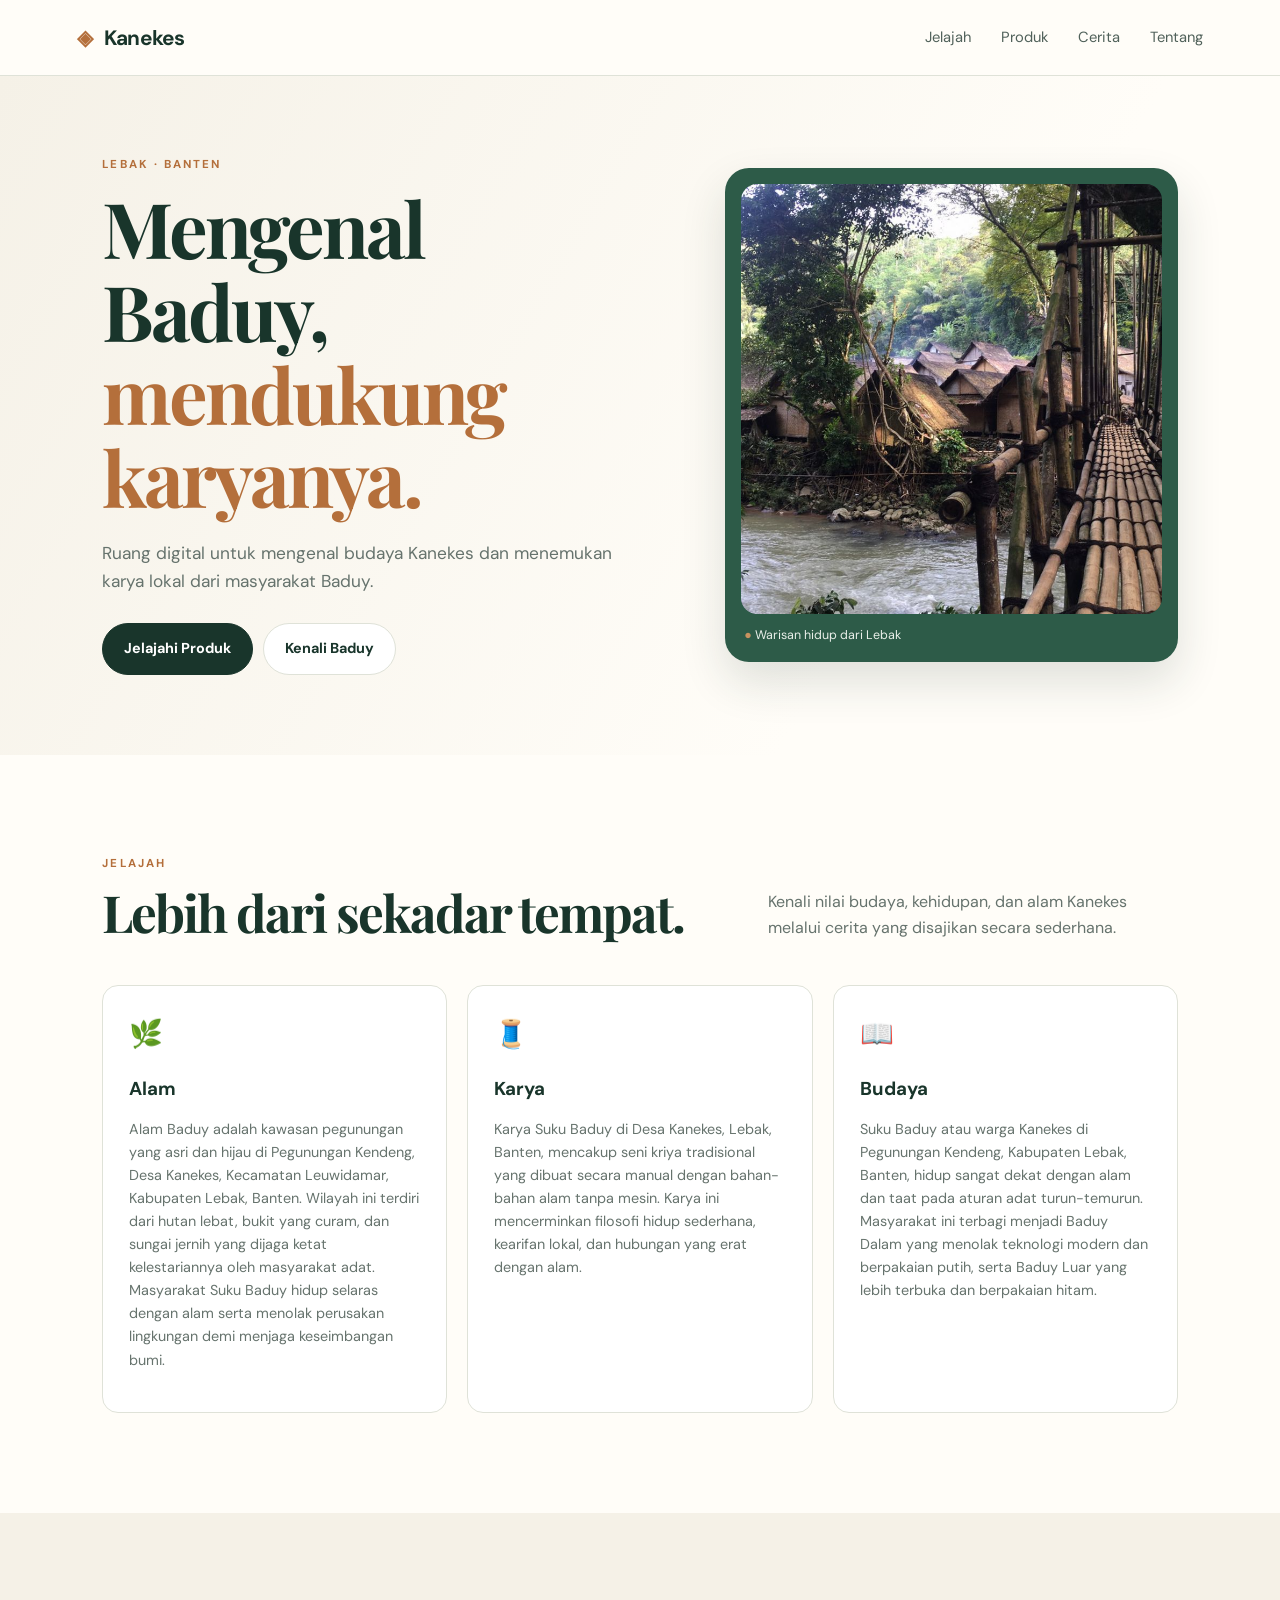
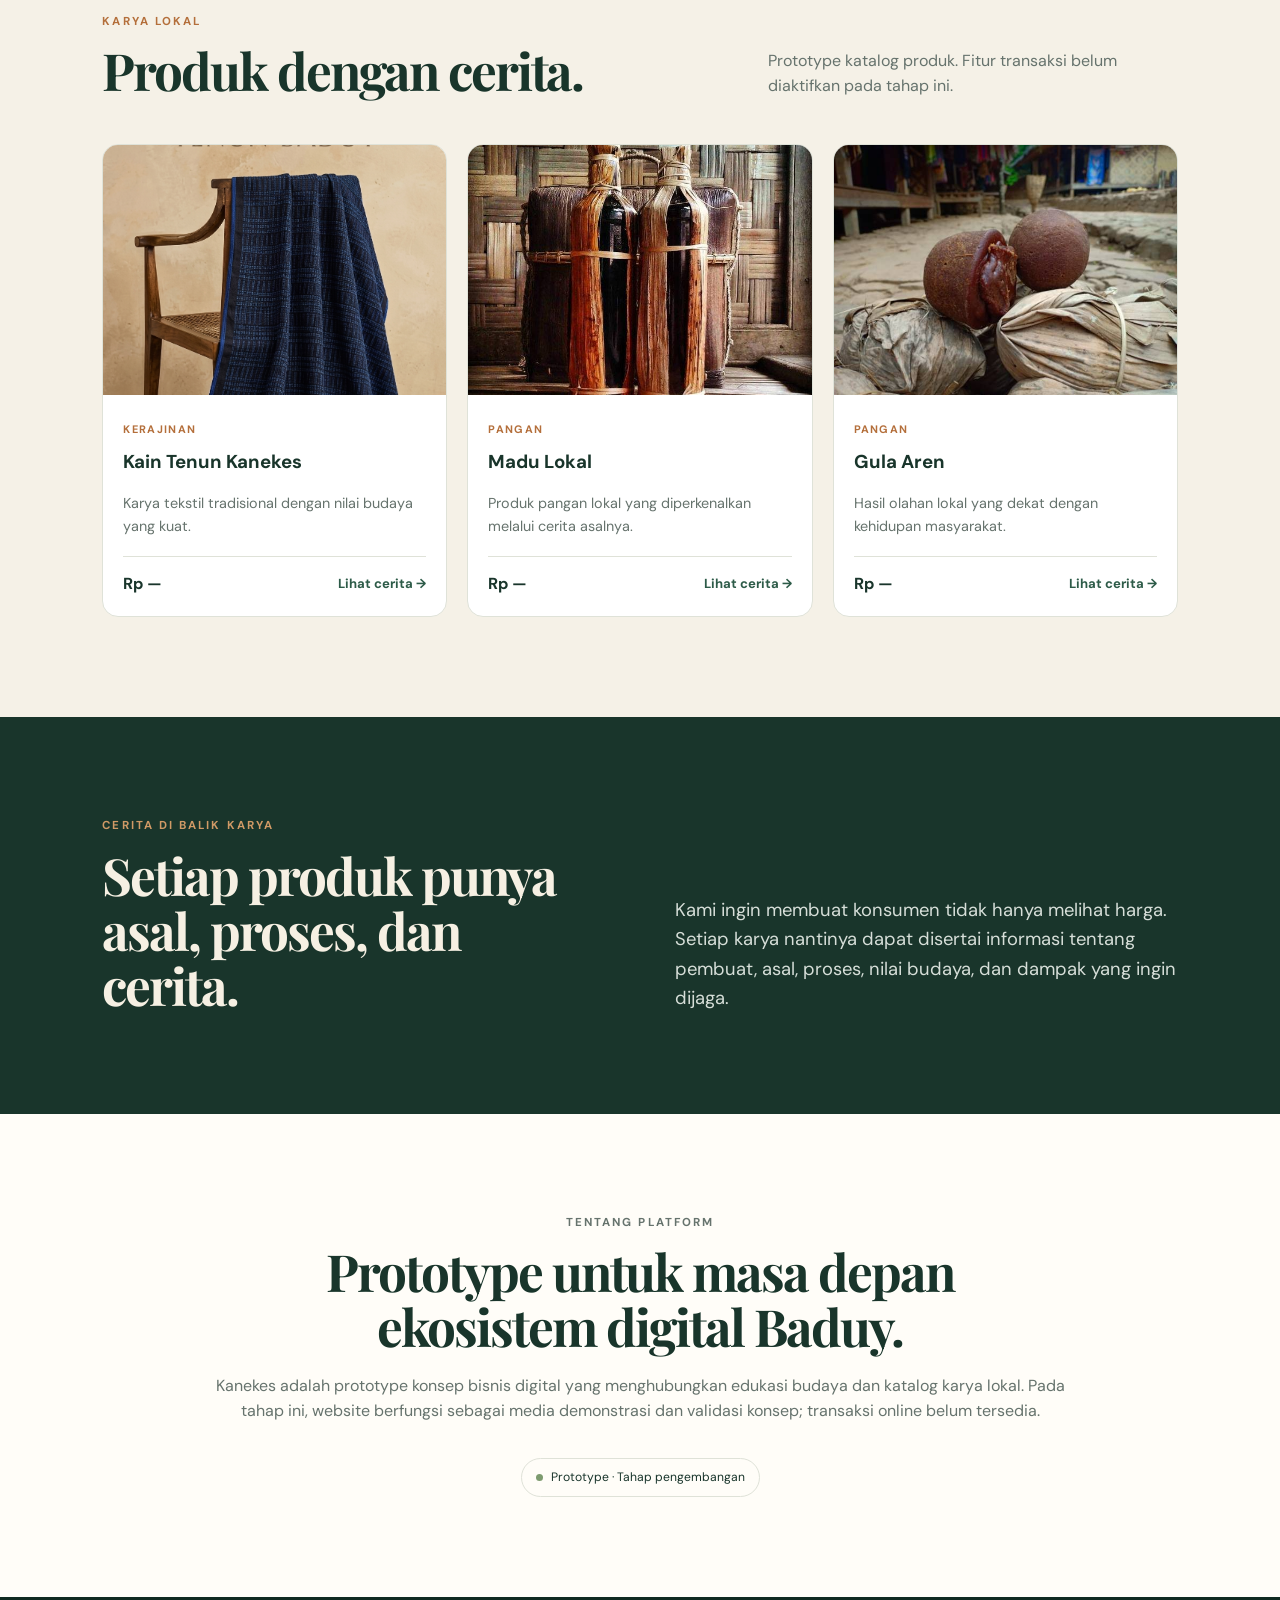
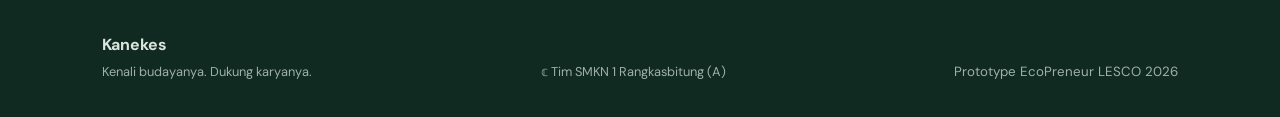
<file: index.html>
<!doctype html>
<html lang="id">
  <head>
    <meta charset="UTF-8" />
    <meta name="viewport" content="width=device-width, initial-scale=1.0" />
    <title>Kanekes — Jelajah Baduy</title>
    <link rel="stylesheet" href="css/style.css" />
  </head>
  <body>
    <header class="navbar">
      <a class="brand" href="index.html"><span>◈</span> Kanekes</a>
      <button class="menu-toggle" aria-label="Buka menu">☰</button>
      <nav>
        <a href="#jelajah">Jelajah</a>
        <a href="#produk">Produk</a>
        <a href="#cerita">Cerita</a>
        <a href="#tentang">Tentang</a>
      </nav>
    </header>

    <main>
      <section class="hero">
        <div class="hero-content">
          <p class="eyebrow">LEBAK · BANTEN</p>
          <h1>Mengenal Baduy,<br /><em>mendukung karyanya.</em></h1>
          <p class="hero-text">
            Ruang digital untuk mengenal budaya Kanekes dan menemukan karya
            lokal dari masyarakat Baduy.
          </p>
          <div class="hero-actions">
            <a class="btn primary" href="#produk">Jelajahi Produk</a>
            <a class="btn ghost" href="#jelajah">Kenali Baduy</a>
          </div>
        </div>
        <div class="hero-card">
          <div class="hero-art">
            <img src="img/baduy/baduy.jpg" alt="baduy" />
          </div>
          <div class="hero-caption">
            <span>●</span> Warisan hidup dari Lebak
          </div>
        </div>
      </section>

      <section id="jelajah" class="section">
        <div class="section-heading">
          <div>
            <p class="eyebrow">JELAJAH</p>
            <h2>Lebih dari sekadar tempat.</h2>
          </div>
          <p>
            Kenali nilai budaya, kehidupan, dan alam Kanekes melalui cerita yang
            disajikan secara sederhana.
          </p>
        </div>
        <div class="feature-grid">
          <article class="feature">
            <span class="icon">🌿</span>
            <h3>Alam</h3>
            <p>Alam Baduy adalah kawasan pegunungan yang asri dan hijau di Pegunungan Kendeng, Desa Kanekes, Kecamatan Leuwidamar, Kabupaten Lebak, Banten. Wilayah ini terdiri dari hutan lebat, bukit yang curam, dan sungai jernih yang dijaga ketat kelestariannya oleh masyarakat adat. Masyarakat Suku Baduy hidup selaras dengan alam serta menolak perusakan lingkungan demi menjaga keseimbangan bumi.</p>
          </article>
          <article class="feature">
            <span class="icon">🧵</span>
            <h3>Karya</h3>
            <p>
              Karya Suku Baduy di Desa Kanekes, Lebak, Banten, mencakup seni kriya tradisional yang dibuat secara manual dengan bahan-bahan alam tanpa mesin. Karya ini mencerminkan filosofi hidup sederhana, kearifan lokal, dan hubungan yang erat dengan alam.
            </p>
          </article>
          <article class="feature">
            <span class="icon">📖</span>
            <h3>Budaya</h3>
            <p>
              Suku Baduy atau warga Kanekes di Pegunungan Kendeng, Kabupaten Lebak, Banten, hidup sangat dekat dengan alam dan taat pada aturan adat turun-temurun. Masyarakat ini terbagi menjadi Baduy Dalam yang menolak teknologi modern dan berpakaian putih, serta Baduy Luar yang lebih terbuka dan berpakaian hitam.
            </p>
          </article>
        </div>
      </section>

      <section id="produk" class="section products-section">
        <div class="section-heading">
          <div>
            <p class="eyebrow">KARYA LOKAL</p>
            <h2>Produk dengan cerita.</h2>
          </div>
          <p>
            Prototype katalog produk. Fitur transaksi belum diaktifkan pada
            tahap ini.
          </p>
        </div>
        <div class="product-grid">
          <article class="product-card">
            <div class="product-image">
              <img src="img/produk/tenun.jpg" alt="tenun" />
            </div>
            <div class="product-body">
              <span class="tag">Kerajinan</span>
              <h3>Kain Tenun Kanekes</h3>
              <p>Karya tekstil tradisional dengan nilai budaya yang kuat.</p>
              <div class="product-foot">
                <strong>Rp —</strong
                ><a href="detail-produk-kain-tenun.html">Lihat cerita →</a>
              </div>
            </div>
          </article>
          <article class="product-card">
            <div class="product-image">
              <img src="img/produk/madu.jpg" alt="madu" />
            </div>
            <div class="product-body">
              <span class="tag">Pangan</span>
              <h3>Madu Lokal</h3>
              <p>
                Produk pangan lokal yang diperkenalkan melalui cerita asalnya.
              </p>
              <div class="product-foot">
                <strong>Rp —</strong
                ><a href="detail-produk-madu.html">Lihat cerita →</a>
              </div>
            </div>
          </article>
          <article class="product-card">
            <div class="product-image">
              <img src="img/produk/gula-aren.jpg" alt="gula-aren" />
            </div>
            <div class="product-body">
              <span class="tag">Pangan</span>
              <h3>Gula Aren</h3>
              <p>Hasil olahan lokal yang dekat dengan kehidupan masyarakat.</p>
              <div class="product-foot">
                <strong>Rp —</strong
                ><a href="detail-produk-gula-aren.html">Lihat cerita →</a>
              </div>
            </div>
          </article>
        </div>
      </section>

      <section id="cerita" class="story">
        <div>
          <p class="eyebrow">CERITA DI BALIK KARYA</p>
          <h2>Setiap produk punya asal, proses, dan cerita.</h2>
        </div>
        <p>
          Kami ingin membuat konsumen tidak hanya melihat harga. Setiap karya
          nantinya dapat disertai informasi tentang pembuat, asal, proses, nilai
          budaya, dan dampak yang ingin dijaga.
        </p>
      </section>

      <section id="tentang" class="section about">
        <div class="about-box">
          <p class="eyebrow">TENTANG PLATFORM</p>
          <h2>Prototype untuk masa depan ekosistem digital Baduy.</h2>
          <p>
            Kanekes adalah prototype konsep bisnis digital yang menghubungkan
            edukasi budaya dan katalog karya lokal. Pada tahap ini, website
            berfungsi sebagai media demonstrasi dan validasi konsep; transaksi
            online belum tersedia.
          </p>
          <div class="status"><span></span> Prototype · Tahap pengembangan</div>
        </div>
      </section>
    </main>

    <footer>
      <div>
        <strong>Kanekes</strong>
        <p>Kenali budayanya. Dukung karyanya.</p>
      </div>
      <div class="copyright"><p>&copf; Tim SMKN 1 Rangkasbitung (A)</p></div>
      <small>Prototype EcoPreneur LESCO 2026</small>
    </footer>
    <script src="js/script.js"></script>
  </body>
</html>
</file>
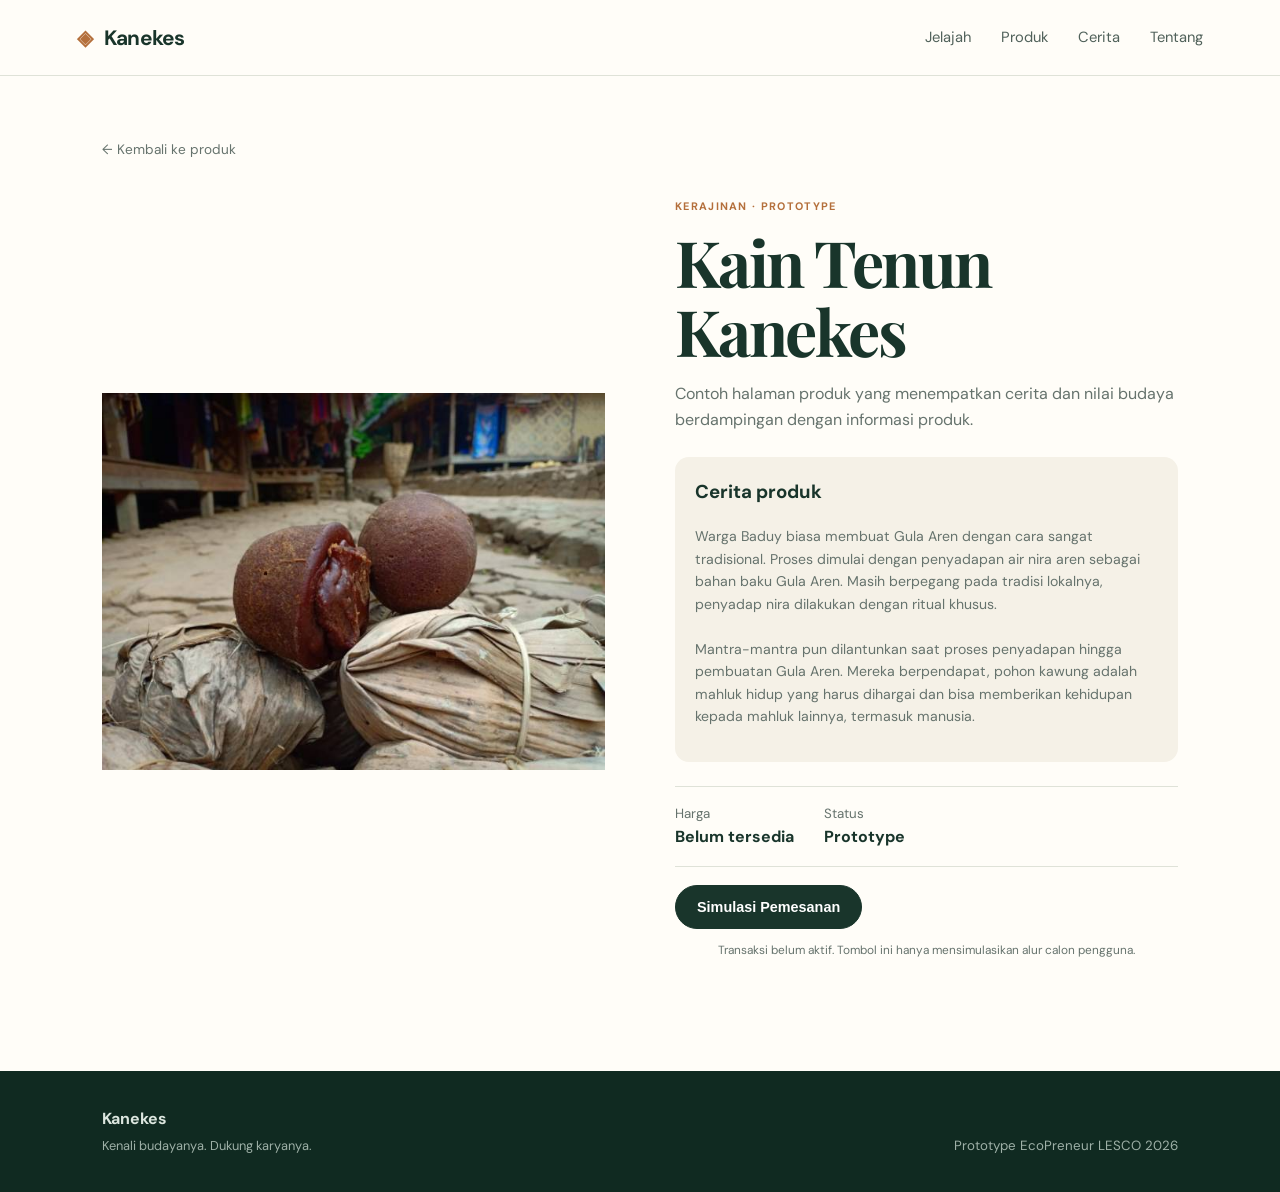
<file: detail-produk-gula-aren.html>
<!doctype html>
<html lang="id">
  <head>
    <meta charset="UTF-8" />
    <meta name="viewport" content="width=device-width, initial-scale=1.0" />
    <title>Kain Tenun Kanekes — Kanekes</title>
    <link rel="stylesheet" href="css/style.css" />
  </head>
  <body>
    <header class="navbar">
      <a class="brand" href="index.html"><span>◈</span> Kanekes</a>
      <button class="menu-toggle">☰</button>
      <nav>
        <a href="index.html#jelajah">Jelajah</a
        ><a href="index.html#produk">Produk</a
        ><a href="index.html#cerita">Cerita</a
        ><a href="index.html#tentang">Tentang</a>
      </nav>
    </header>
    <main class="detail-page">
      <a class="back" href="index.html#produk">← Kembali ke produk</a>
      <section class="detail-grid">
        <div class="detail-image">
          <img src="img/produk/gula-aren.jpg" alt="madu" />
        </div>
        <div>
          <span class="tag">Kerajinan · Prototype</span>
          <h1>Kain Tenun Kanekes</h1>
          <p class="lead">
            Contoh halaman produk yang menempatkan cerita dan nilai budaya
            berdampingan dengan informasi produk.
          </p>
          <div class="story-card">
            <h3>Cerita produk</h3>
            <p>
              Warga Baduy biasa membuat Gula Aren dengan cara sangat
              tradisional. Proses dimulai dengan penyadapan air nira aren
              sebagai bahan baku Gula Aren. Masih berpegang pada tradisi
              lokalnya, penyadap nira dilakukan dengan ritual khusus.
              <br /><br />
              Mantra-mantra pun dilantunkan saat proses penyadapan hingga
              pembuatan Gula Aren. Mereka berpendapat, pohon kawung adalah
              mahluk hidup yang harus dihargai dan bisa memberikan kehidupan
              kepada mahluk lainnya, termasuk manusia.
            </p>
          </div>
          <div class="info-row">
            <div><small>Harga</small><strong>Belum tersedia</strong></div>
            <div><small>Status</small><strong>Prototype</strong></div>
          </div>
          <button class="btn primary full" id="orderBtn">
            Simulasi Pemesanan
          </button>
          <p class="notice">
            Transaksi belum aktif. Tombol ini hanya mensimulasikan alur calon
            pengguna.
          </p>
        </div>
      </section>
    </main>
    <footer>
      <div>
        <strong>Kanekes</strong>
        <p>Kenali budayanya. Dukung karyanya.</p>
      </div>
      <small>Prototype EcoPreneur LESCO 2026</small>
    </footer>
    <script src="js/script.js"></script>
  </body>
</html>
</file>
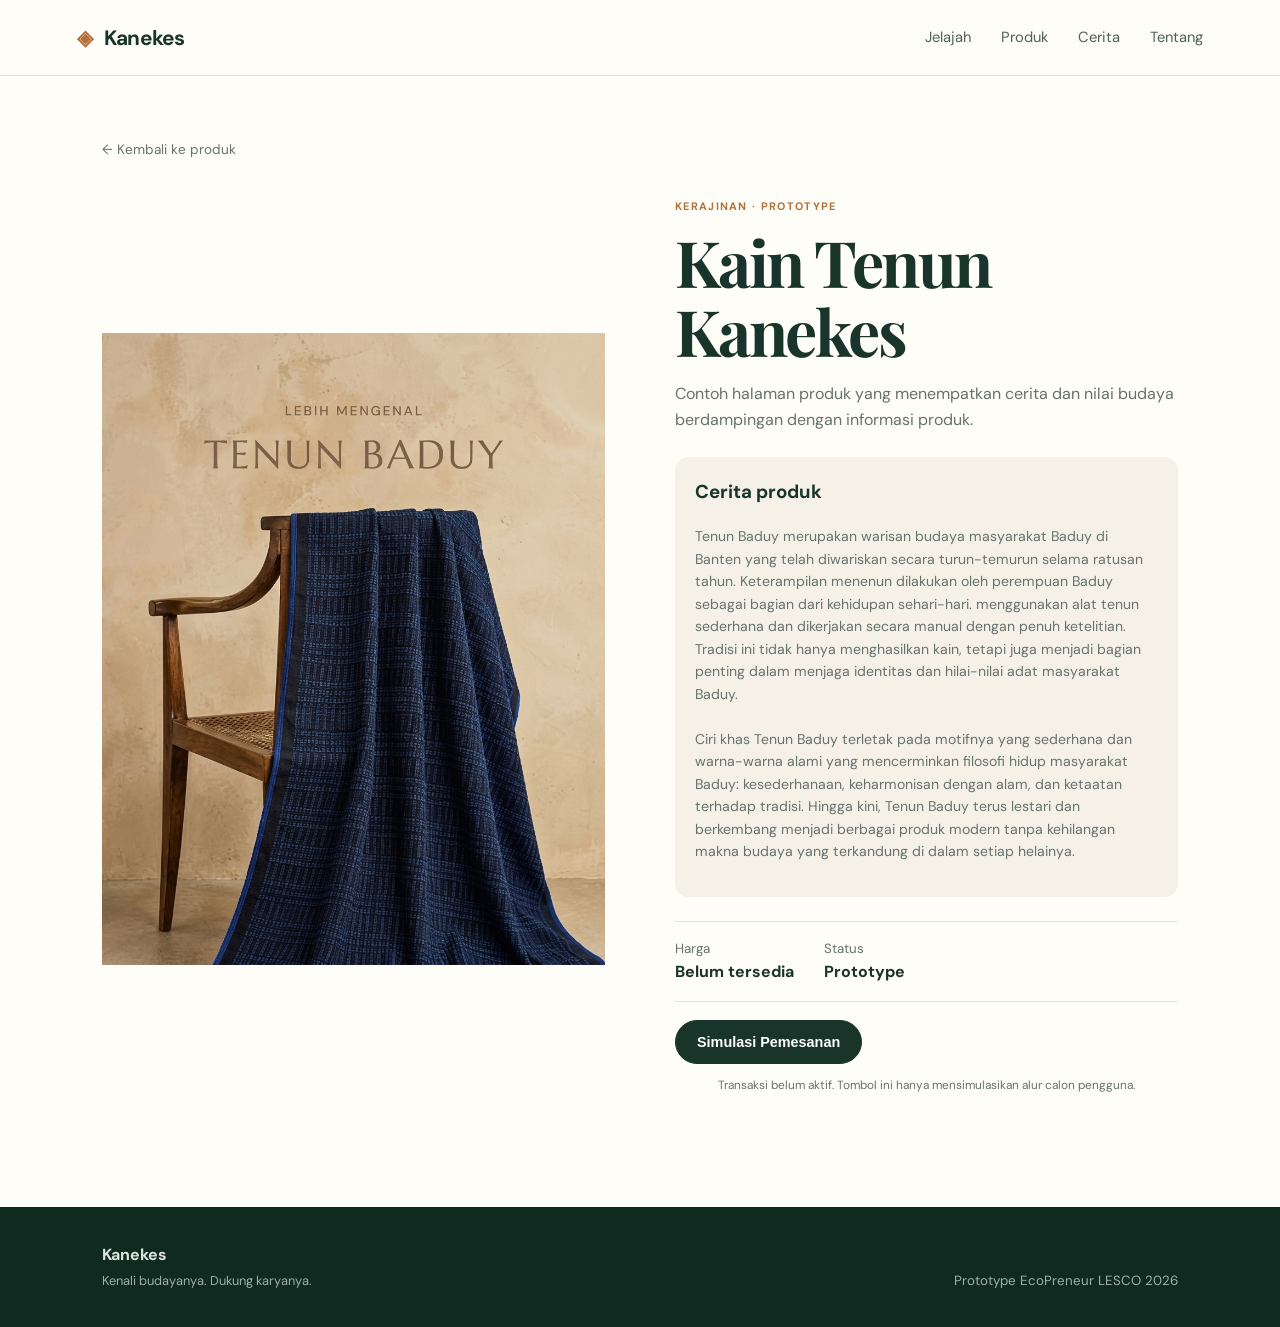
<file: detail-produk-kain-tenun.html>
<!doctype html>
<html lang="id">
  <head>
    <meta charset="UTF-8" />
    <meta name="viewport" content="width=device-width, initial-scale=1.0" />
    <title>Kain Tenun Kanekes — Kanekes</title>
    <link rel="stylesheet" href="css/style.css" />
  </head>
  <body>
    <header class="navbar">
      <a class="brand" href="index.html"><span>◈</span> Kanekes</a>
      <button class="menu-toggle">☰</button>
      <nav>
        <a href="index.html#jelajah">Jelajah</a
        ><a href="index.html#produk">Produk</a
        ><a href="index.html#cerita">Cerita</a
        ><a href="index.html#tentang">Tentang</a>
      </nav>
    </header>
    <main class="detail-page">
      <a class="back" href="index.html#produk">← Kembali ke produk</a>
      <section class="detail-grid">
        <div class="detail-image">
          <img src="img/produk/tenun.jpg" alt="tenun" />
        </div>
        <div>
          <span class="tag">Kerajinan · Prototype</span>
          <h1>Kain Tenun Kanekes</h1>
          <p class="lead">
            Contoh halaman produk yang menempatkan cerita dan nilai budaya
            berdampingan dengan informasi produk.
          </p>
          <div class="story-card">
            <h3>Cerita produk</h3>
            <p>
              Tenun Baduy merupakan warisan budaya masyarakat Baduy di Banten
              yang telah diwariskan secara turun-temurun selama ratusan tahun.
              Keterampilan menenun dilakukan oleh perempuan Baduy sebagai bagian
              dari kehidupan sehari-hari. menggunakan alat tenun sederhana dan
              dikerjakan secara manual dengan penuh ketelitian. Tradisi ini
              tidak hanya menghasilkan kain, tetapi juga menjadi bagian penting
              dalam menjaga identitas dan hilai-nilai adat masyarakat Baduy.
              <br /><br />
              Ciri khas Tenun Baduy terletak pada motifnya yang sederhana dan
              warna-warna alami yang mencerminkan filosofi hidup masyarakat
              Baduy: kesederhanaan, keharmonisan dengan alam, dan ketaatan
              terhadap tradisi. Hingga kini, Tenun Baduy terus lestari dan
              berkembang menjadi berbagai produk modern tanpa kehilangan makna
              budaya yang terkandung di dalam setiap helainya.
            </p>
          </div>
          <div class="info-row">
            <div><small>Harga</small><strong>Belum tersedia</strong></div>
            <div><small>Status</small><strong>Prototype</strong></div>
          </div>
          <button class="btn primary full" id="orderBtn">
            Simulasi Pemesanan
          </button>
          <p class="notice">
            Transaksi belum aktif. Tombol ini hanya mensimulasikan alur calon
            pengguna.
          </p>
        </div>
      </section>
    </main>
    <footer>
      <div>
        <strong>Kanekes</strong>
        <p>Kenali budayanya. Dukung karyanya.</p>
      </div>
      <small>Prototype EcoPreneur LESCO 2026</small>
    </footer>
    <script src="js/script.js"></script>
  </body>
</html>
</file>
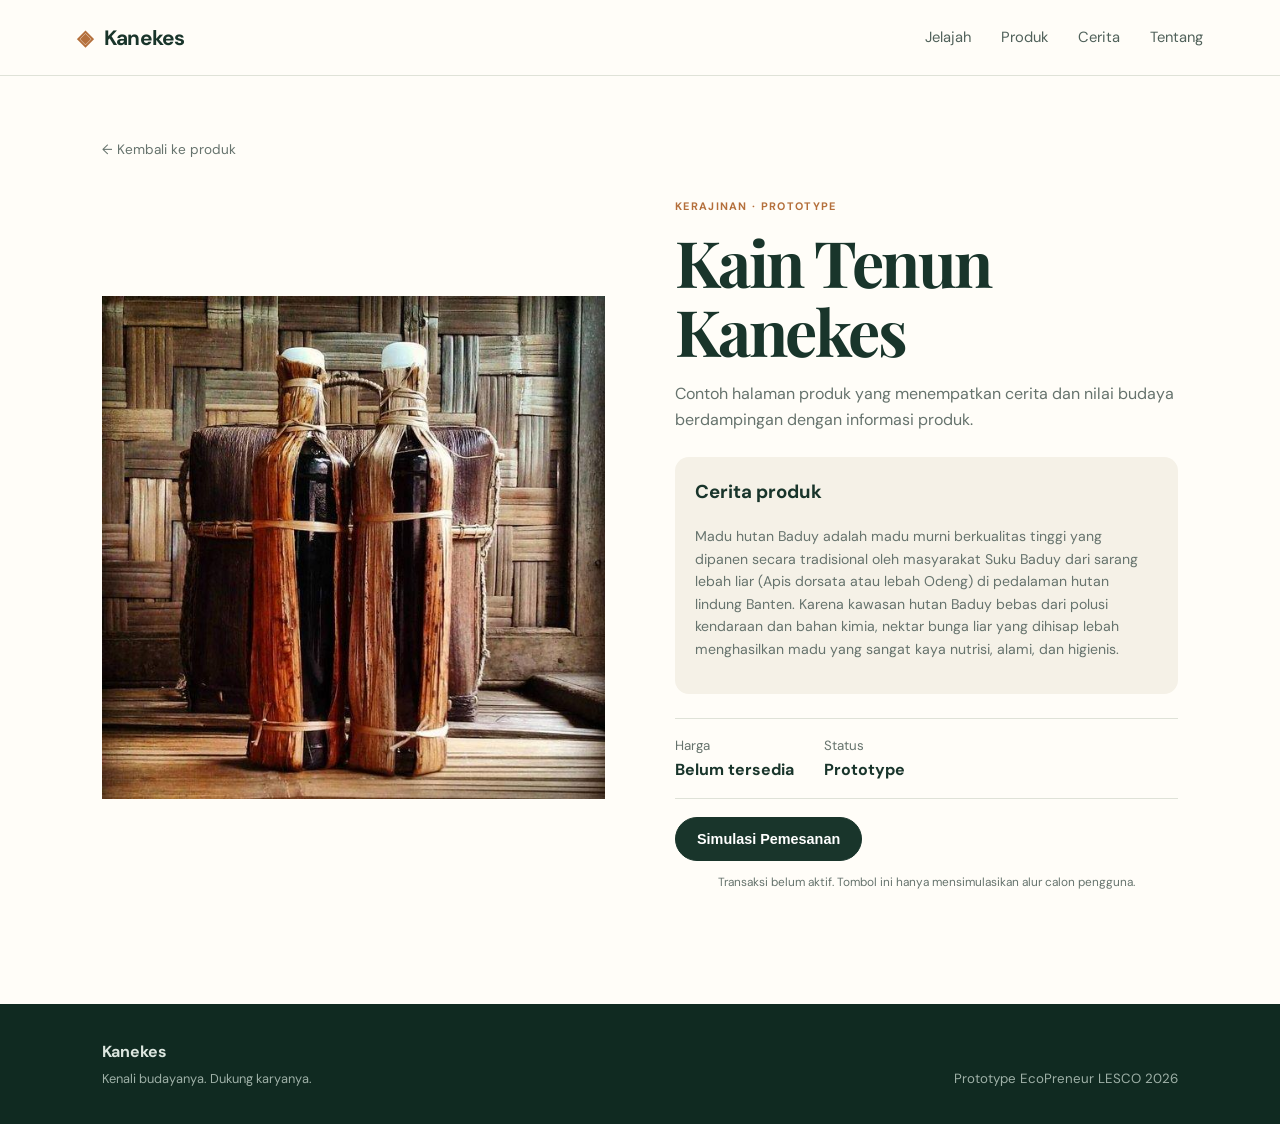
<file: detail-produk-madu.html>
<!doctype html>
<html lang="id">
  <head>
    <meta charset="UTF-8" />
    <meta name="viewport" content="width=device-width, initial-scale=1.0" />
    <title>Kain Tenun Kanekes — Kanekes</title>
    <link rel="stylesheet" href="css/style.css" />
  </head>
  <body>
    <header class="navbar">
      <a class="brand" href="index.html"><span>◈</span> Kanekes</a>
      <button class="menu-toggle">☰</button>
      <nav>
        <a href="index.html#jelajah">Jelajah</a
        ><a href="index.html#produk">Produk</a
        ><a href="index.html#cerita">Cerita</a
        ><a href="index.html#tentang">Tentang</a>
      </nav>
    </header>
    <main class="detail-page">
      <a class="back" href="index.html#produk">← Kembali ke produk</a>
      <section class="detail-grid">
        <div class="detail-image">
          <img src="img/produk/madu.jpg" alt="madu" />
        </div>
        <div>
          <span class="tag">Kerajinan · Prototype</span>
          <h1>Kain Tenun Kanekes</h1>
          <p class="lead">
            Contoh halaman produk yang menempatkan cerita dan nilai budaya
            berdampingan dengan informasi produk.
          </p>
          <div class="story-card">
            <h3>Cerita produk</h3>
            <p>
              Madu hutan Baduy adalah madu murni berkualitas tinggi yang dipanen secara tradisional oleh masyarakat Suku Baduy dari sarang lebah liar (Apis dorsata atau lebah Odeng) di pedalaman hutan lindung Banten. Karena kawasan hutan Baduy bebas dari polusi kendaraan dan bahan kimia, nektar bunga liar yang dihisap lebah menghasilkan madu yang sangat kaya nutrisi, alami, dan higienis.
            </p>
          </div>
          <div class="info-row">
            <div><small>Harga</small><strong>Belum tersedia</strong></div>
            <div><small>Status</small><strong>Prototype</strong></div>
          </div>
          <button class="btn primary full" id="orderBtn">
            Simulasi Pemesanan
          </button>
          <p class="notice">
            Transaksi belum aktif. Tombol ini hanya mensimulasikan alur calon
            pengguna.
          </p>
        </div>
      </section>
    </main>
    <footer>
      <div>
        <strong>Kanekes</strong>
        <p>Kenali budayanya. Dukung karyanya.</p>
      </div>
      <small>Prototype EcoPreneur LESCO 2026</small>
    </footer>
    <script src="js/script.js"></script>
  </body>
</html>
</file>
<file: css/style.css>
@import url("https://fonts.googleapis.com/css2?family=DM+Sans:wght@400;500;600;700&family=Playfair+Display:wght@600;700&display=swap");

:root {
  --ink: #19352b;
  --muted: #66736d;
  --cream: #f5f1e7;
  --paper: #fffdf8;
  --line: #dfe2d8;
  --accent: #b46f3b;
  --green: #2d5b48;
}

* {
  box-sizing: border-box;
}

html {
  scroll-behavior: smooth;
}

body {
  margin: 0;
  background: var(--paper);
  color: var(--ink);
  font-family: "DM Sans", sans-serif;
  line-height: 1.6;
}

a {
  text-decoration: none;
  color: inherit;
}

.navbar {
  min-height: 68px;
  padding: 14px 6%;
  display: flex;
  align-items: center;
  justify-content: space-between;
  border-bottom: 1px solid var(--line);
  background: rgba(255, 253, 248, 0.94);
  position: sticky;
  top: 0;
  z-index: 10;
  backdrop-filter: blur(10px);
}

.brand {
  font-weight: 700;
  font-size: 1.3rem;
  letter-spacing: -0.04em;
}

.brand span {
  display: inline-block;
  margin-right: 8px;
  color: var(--accent);
}

nav {
  display: none;
  flex-direction: column;
  gap: 18px;
  position: absolute;
  top: 68px;
  right: 6%;
  padding: 18px 22px;
  background: var(--paper);
  border: 1px solid var(--line);
  border-radius: 14px;
  box-shadow: 0 15px 35px #19352b12;
}

nav a {
  font-size: 0.92rem;
  color: #50615a;
}

nav a:hover {
  color: var(--accent);
}

.menu-toggle {
  display: block;
  border: 0;
  background: none;
  font-size: 1.5rem;
  cursor: pointer;
}

.hero {
  min-height: auto;
  padding: 58px 6%;
  display: flex;
  flex-direction: column;
  gap: 38px;
  background: linear-gradient(120deg, #f5f1e7 0%, #fffdf8 70%);
}

.hero-content {
  order: 1;
}

.eyebrow {
  font-size: 0.72rem;
  font-weight: 700;
  letter-spacing: 0.18em;
  color: var(--accent);
  margin: 0 0 12px;
}

.hero h1,
h1,
h2 {
  font-family: "Playfair Display", serif;
  line-height: 1.08;
  letter-spacing: -0.04em;
}

.hero h1 {
  font-size: 3.25rem;
  margin: 0 0 22px;
}

.hero h1 em {
  color: var(--accent);
  font-style: normal;
}

.hero-text {
  max-width: 580px;
  color: var(--muted);
  font-size: 1rem;
}

.hero-actions {
  display: flex;
  flex-direction: column;
  gap: 10px;
  margin-top: 28px;
}

.btn {
  display: inline-block;
  text-align: center;
  border-radius: 999px;
  padding: 13px 21px;
  font-weight: 700;
  font-size: 0.9rem;
  border: 1px solid var(--ink);
  cursor: pointer;
}

.btn.primary {
  background: var(--ink);
  color: white;
}

.btn.ghost {
  border-color: var(--line);
  background: white;
}

.hero-card {
  order: 2;
  background: var(--green);
  padding: 12px;
  border-radius: 20px;
  box-shadow: 0 20px 45px rgba(25, 53, 43, 0.14);
}

.hero-art {
  height: 330px;
  border-radius: 14px;
  display: flex;
  flex-direction: column;
  align-items: center;
  justify-content: center;
  color: #f4e9d4;
  background:
    radial-gradient(circle at 30% 25%, #7e9b79 0 3%, transparent 3.5%),
    linear-gradient(145deg, #315f4c, #18392e);
  font-family: "Playfair Display", serif;
  font-size: 1.7rem;
}

.hero-art img {
  width: 100%;
  height: 100%;
  border-radius: 16px;
  object-fit: cover;
}

.hero-caption {
  color: #e9efe9;
  padding: 12px 3px 0;
  font-size: 0.78rem;
}

.hero-caption span {
  color: #c8925f;
}

.section {
  padding: 72px 6%;
}

.section-heading {
  display: flex;
  flex-direction: column;
  gap: 18px;
  margin-bottom: 34px;
}

.section-heading h2,
.story h2,
.about h2 {
  font-size: 2.35rem;
  margin: 0;
}

.section-heading > p {
  max-width: 410px;
  color: var(--muted);
  margin: 0;
}

.feature-grid {
  display: grid;
  grid-template-columns: 1fr;
  gap: 14px;
}

.feature {
  border: 1px solid var(--line);
  padding: 26px;
  border-radius: 16px;
  background: white;
}

.icon {
  font-size: 1.7rem;
}

.feature h3 {
  margin: 18px 0 7px;
}

.feature p,
.product-body p {
  color: var(--muted);
  font-size: 0.9rem;
}

.products-section {
  background: var(--cream);
}

.product-grid {
  display: grid;
  grid-template-columns: 1fr;
  gap: 18px;
}

.product-card {
  background: white;
  border: 1px solid var(--line);
  border-radius: 16px;
  overflow: hidden;
}

.product-image {
  height: 220px;
  overflow: hidden;
  /* display: flex;
  align-items: center;
  justify-content: center;
  color: #f8f0de;
  font: 700 1.5rem "Playfair Display";
  letter-spacing: 0.1em; */
}

/* .textile {
  background: repeating-linear-gradient(
    45deg,
    #456b59 0 12px,
    #345845 12px 24px
  );
} */

.product-image img {
  width: 100%;
  height: 100%;
  display: block;
  object-fit: cover;
}

/* .honey {
  background:
    radial-gradient(circle, #d99b40 0 12%, transparent 13%),
    linear-gradient(135deg, #775028, #c58a36);
} */

.palm {
  background: linear-gradient(135deg, #6e5940, #b38c55);
}

.product-body {
  padding: 20px;
}

.tag {
  display: inline-block;
  font-size: 0.68rem;
  text-transform: uppercase;
  letter-spacing: 0.12em;
  color: var(--accent);
  font-weight: 700;
}

.product-body h3 {
  margin: 7px 0;
}

.product-foot {
  display: flex;
  justify-content: space-between;
  align-items: center;
  margin-top: 18px;
  border-top: 1px solid var(--line);
  padding-top: 14px;
}

.product-foot a {
  font-size: 0.82rem;
  font-weight: 700;
  color: var(--green);
}

.story {
  padding: 72px 6%;
  display: flex;
  flex-direction: column;
  gap: 30px;
  background: var(--ink);
  color: #f6f0e3;
}

.story .eyebrow {
  color: #d09a66;
}

.story > p {
  font-size: 1rem;
  color: #d6ded8;
  margin: 0;
}

.about-box {
  max-width: 850px;
  margin: auto;
  text-align: center;
}

.about-box h2 {
  margin: 0 0 18px;
}

.about-box > p {
  color: var(--muted);
}

.status {
  display: inline-flex;
  align-items: center;
  gap: 8px;
  margin-top: 18px;
  padding: 9px 14px;
  border: 1px solid var(--line);
  border-radius: 999px;
  font-size: 0.76rem;
}

.status span {
  width: 7px;
  height: 7px;
  border-radius: 50%;
  background: #7d9b6f;
}

.detail-page {
  padding: 48px 6% 80px;
}

.back {
  font-size: 0.85rem;
  color: var(--muted);
}

.detail-grid {
  display: flex;
  flex-direction: column;
  gap: 40px;
  margin-top: 30px;
}

.detail-image {
  min-height: 360px;
  border-radius: 20px;
  display: flex;
  align-items: center;
  justify-content: center;
  flex-direction: column;
  color: #f8f0de;
  font: 700 1.8rem "Playfair Display";
  letter-spacing: 0.12em;
}

.detail-image img {
  width: 100%;
  height: auto;
  object-fit: cover;
}

/* .detail-image small {
  font: 700 0.7rem "DM Sans";
  letter-spacing: 0.3em;
  margin-top: 10px;
} */

.detail-grid h1 {
  font-size: 3rem;
  margin: 10px 0 15px;
}

.lead {
  color: var(--muted);
  font-size: 1rem;
}

.story-card {
  background: var(--cream);
  padding: 20px;
  border-radius: 14px;
  margin: 24px 0;
}

.story-card h3 {
  margin-top: 0;
}

.story-card p {
  color: var(--muted);
  font-size: 0.88rem;
}

.info-row {
  display: flex;
  gap: 30px;
  border-top: 1px solid var(--line);
  border-bottom: 1px solid var(--line);
  padding: 16px 0;
  margin-bottom: 18px;
}

.info-row div {
  display: flex;
  flex-direction: column;
}

.info-row small {
  color: var(--muted);
}

.full {
  width: 100%;
}

.notice {
  font-size: 0.74rem;
  color: var(--muted);
  text-align: center;
}

footer {
  padding: 30px 6%;
  background: #102a21;
  color: #dce6df;
  display: flex;
  flex-direction: column;
  gap: 18px;
}

footer p {
  margin: 4px 0 0;
  color: #9eb0a7;
  font-size: 0.8rem;
}

footer small {
  color: #9eb0a7;
}

@media (min-width: 600px) {
  .hero {
    padding: 70px 7%;
  }
  .hero h1 {
    font-size: 4rem;
  }
  .hero-actions {
    flex-direction: row;
  }
  .btn {
    width: auto;
  }
  .section,
  .story,
  .detail-page {
    padding-left: 7%;
    padding-right: 7%;
  }
  .feature-grid {
    grid-template-columns: repeat(2, 1fr);
  }
  .product-grid {
    grid-template-columns: repeat(2, 1fr);
  }
  .product-image {
    height: 240px;
  }
  .story {
    display: grid;
    grid-template-columns: 1fr 1fr;
    gap: 50px;
  }
  footer {
    flex-direction: row;
    justify-content: space-between;
    align-items: end;
  }
}

@media (min-width: 900px) {
  .navbar {
    height: 76px;
    padding-left: 6%;
    padding-right: 6%;
  }
  nav {
    display: flex;
    position: static;
    flex-direction: row;
    gap: 30px;
    padding: 0;
    background: transparent;
    border: 0;
    box-shadow: none;
  }
  .menu-toggle {
    display: none;
  }
  .hero {
    min-height: 650px;
    padding: 80px 8%;
    display: grid;
    grid-template-columns: 1.1fr 0.9fr;
    gap: 70px;
    align-items: center;
  }
  .hero-content {
    order: initial;
  }
  .hero-card {
    order: initial;
  }
  .hero h1 {
    font-size: clamp(4rem, 6vw, 5.8rem);
  }
  .hero-text {
    font-size: 1.08rem;
  }
  .hero-card {
    padding: 16px;
    border-radius: 24px;
  }
  .hero-art {
    height: 430px;
    border-radius: 16px;
  }
  .section {
    padding: 100px 8%;
  }
  .section-heading {
    flex-direction: row;
    justify-content: space-between;
    align-items: end;
    gap: 40px;
    margin-bottom: 45px;
  }
  .section-heading h2,
  .story h2,
  .about h2 {
    font-size: clamp(2.2rem, 4vw, 3.7rem);
  }
  .feature-grid,
  .product-grid {
    grid-template-columns: repeat(3, 1fr);
    gap: 20px;
  }
  .product-image {
    height: 250px;
  }
  .story {
    padding: 100px 8%;
    gap: 70px;
  }
  .story > p {
    font-size: 1.15rem;
    align-self: end;
  }
  .detail-page {
    padding: 60px 8% 100px;
  }
  .detail-grid {
    display: grid;
    grid-template-columns: 1fr 1fr;
    gap: 70px;
    align-items: center;
  }
  .detail-image {
    min-height: 570px;
  }
  .detail-grid h1 {
    font-size: clamp(3rem, 5vw, 5rem);
  }
  footer {
    padding: 35px 8%;
  }
}
</file>
